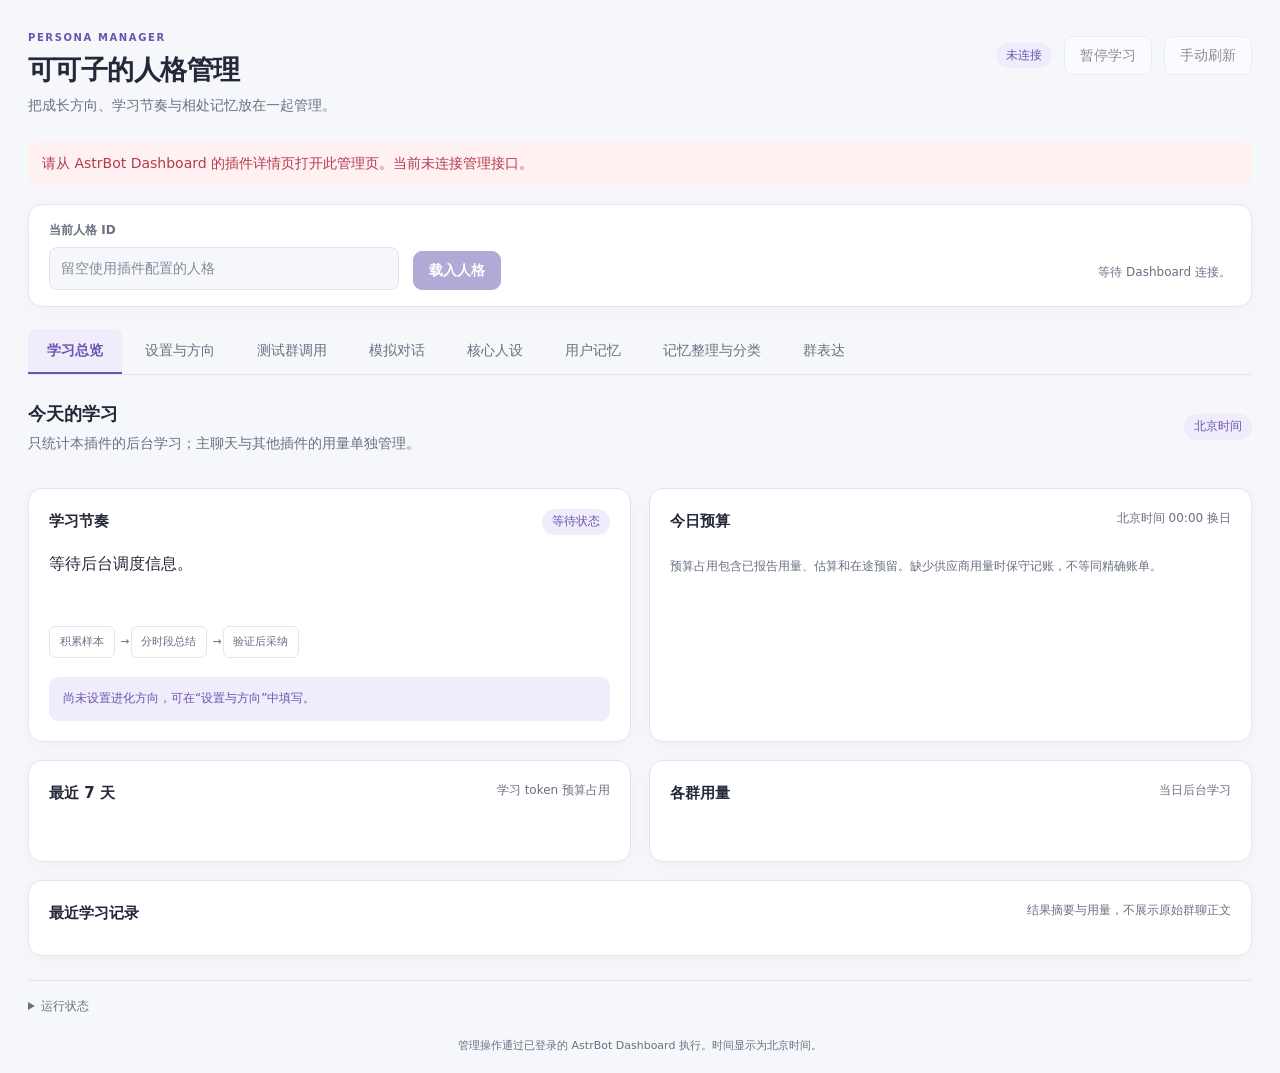
<file: pages/manage/index.html>
<!doctype html>
<html lang="zh-CN">
  <head>
    <meta charset="utf-8" />
    <meta name="viewport" content="width=device-width, initial-scale=1" />
    <meta name="color-scheme" content="light dark" />
    <title>可可子 · 人格管理</title>
    <link rel="stylesheet" href="./style.css?v=2.11.1" />
  </head>
  <body>
    <main class="shell" id="app" aria-busy="true">
      <header class="page-header">
        <div class="heading-copy">
          <p class="eyebrow">PERSONA MANAGER</p>
          <h1>可可子的人格管理</h1>
          <p class="lead">把成长方向、学习节奏与相处记忆放在一起管理。</p>
        </div>
        <div class="header-actions">
          <span class="status-pill" id="learning-status">正在连接</span>
          <button id="learning-toggle" type="button" disabled>暂停学习</button>
          <button id="refresh" type="button" disabled>手动刷新</button>
        </div>
      </header>

      <div id="notice" class="notice" role="status" aria-live="polite" hidden></div>

      <form class="persona-bar card" id="persona-form">
        <div class="field grow">
          <label for="persona-id">当前人格 ID</label>
          <input id="persona-id" autocomplete="off" placeholder="留空使用插件配置的人格" maxlength="200" />
        </div>
        <button type="submit" class="primary" disabled>载入人格</button>
        <p id="persona-caption" class="muted small">等待 Dashboard 连接。</p>
      </form>

      <nav class="tabs" aria-label="管理内容">
        <button type="button" class="tab active" data-panel="overview" aria-current="page">学习总览</button>
        <button type="button" class="tab" data-panel="settings">设置与方向 <span id="settings-tab-dot" hidden>●</span></button>
        <button type="button" class="tab" data-panel="trials">测试群调用</button>
        <button type="button" class="tab" data-panel="simulation">模拟对话</button>
        <button type="button" class="tab" data-panel="core">核心人设</button>
        <button type="button" class="tab" data-panel="memory">用户记忆</button>
        <button type="button" class="tab" data-panel="archive">记忆整理与分类</button>
        <button type="button" class="tab" data-panel="style">群表达</button>
      </nav>

      <section id="panel-overview" aria-labelledby="overview-title">
        <div class="section-heading"><div><h2 id="overview-title">今天的学习</h2><p class="muted">只统计本插件的后台学习；主聊天与其他插件的用量单独管理。</p></div><span id="usage-day" class="count">北京时间</span></div>
        <div id="usage-metrics" class="metrics-grid"></div>
        <div class="overview-grid">
          <article class="card schedule-card">
            <div class="item-header"><h3>学习节奏</h3><span id="schedule-status" class="tag">等待状态</span></div>
            <p id="schedule-reason" class="schedule-reason">等待后台调度信息。</p>
            <div id="schedule-details" class="item-meta"></div>
            <div id="schedule-groups" class="schedule-groups"></div>
            <div class="flow-strip" aria-label="学习流程"><span>积累样本</span><span>分时段总结</span><span>验证后采纳</span></div>
            <p id="direction-preview" class="direction-preview">尚未设置进化方向，可在“设置与方向”中填写。</p>
          </article>
          <article class="card budget-card"><div class="item-header"><h3>今日预算</h3><span class="muted small">北京时间 00:00 换日</span></div><div id="budget-bars"></div><p class="muted small budget-note">预算占用包含已报告用量、估算和在途预留。缺少供应商用量时保守记账，不等同精确账单。</p></article>
        </div>
        <div class="overview-grid">
          <article class="card"><div class="item-header"><h3>最近 7 天</h3><span class="muted small">学习 token 预算占用</span></div><div id="usage-chart" class="usage-chart"></div><p id="usage-chart-note" class="muted small"></p></article>
          <article class="card"><div class="item-header"><h3>各群用量</h3><span class="muted small">当日后台学习</span></div><div id="usage-groups" class="table-wrap"></div></article>
        </div>
        <article class="card recent-card"><div class="item-header"><h3>最近学习记录</h3><span class="muted small">结果摘要与用量，不展示原始群聊正文</span></div><div id="learning-recent" class="learning-recent"></div></article>
      </section>

      <section id="panel-simulation" aria-labelledby="simulation-title" hidden>
        <div class="section-heading"><div><h2 id="simulation-title">模拟对话</h2><p class="muted">在这里和当前人格试聊。每个模型的两种模式各自保留本页对话。</p></div></div>
        <article class="card sim-card">
          <div class="sim-toolbar">
            <div class="field grow"><label for="sim-model">模拟模型</label><select id="sim-model" disabled></select></div>
            <div class="item-actions">
              <button type="button" id="sim-engine" disabled>加载模型</button>
              <button type="button" id="sim-clear" disabled>新对话</button>
            </div>
          </div>
          <label class="sim-tool-toggle" for="sim-tools"><input type="checkbox" id="sim-tools" aria-describedby="sim-tools-note" disabled /> 启用群聊插件与 Skill</label>
          <p id="sim-tools-note" class="field-hint">勾选后以虚拟群成员身份试聊。所选模型会收到 Skill 说明和可用工具，并可调用工具取得实际结果。</p>
          <p id="sim-resident" class="small" role="status"></p>
          <p id="sim-model-note" class="field-hint"></p>
          <div id="sim-messages" class="sim-messages" aria-label="模拟消息"></div>
          <p id="sim-status" class="small muted" role="status" aria-live="polite"></p>
          <p id="sim-timing" class="sim-timing" hidden></p>
          <form id="sim-form" class="sim-composer">
            <div class="field grow"><label for="sim-input">你的消息</label><textarea id="sim-input" rows="2" maxlength="1200" placeholder="发一句平时会在群里说的话…" disabled></textarea></div>
            <div class="item-actions"><button id="sim-stop" type="button" hidden>停止</button><button id="sim-send" type="submit" class="primary" disabled>发送</button></div>
          </form>
        </article>
      </section>

      <section id="panel-trials" aria-label="测试群调用" hidden></section>

      <section id="panel-settings" aria-labelledby="settings-title" hidden>
        <div class="section-heading"><div><h2 id="settings-title">记忆系统设置</h2><p class="muted">从对话积累到记忆留存，按流程调整每一步。</p></div><span id="settings-count" class="count">载入配置中</span></div>
        <div id="config-conflict" class="notice error" role="alert" hidden>后台配置已有变化。草稿已保留，请重载最新配置并核对后再编辑。</div>
        <form id="settings-form" novalidate>
          <article class="card memory-flow-card" aria-labelledby="memory-flow-title">
            <div class="item-header"><div><p class="eyebrow">MEMORY WORKFLOW</p><h3 id="memory-flow-title">一段对话，如何成为记忆</h3></div><span id="settings-preview-state" class="tag">已保存配置</span></div>
            <div id="settings-flow" class="memory-flow"></div>
            <p id="settings-flow-note" class="muted small"></p>
          </article>
          <div class="settings-workspace">
            <nav id="settings-nav" class="settings-nav" aria-label="配置分区"></nav>
            <div id="settings-sections" class="settings-sections"></div>
          </div>
          <article id="settings-group-picker" class="group-picker" aria-labelledby="group-picker-title" hidden>
            <div class="item-header"><div><h3 id="group-picker-title">各群的模型与学习设置</h3><p class="muted small">百炼测试默认关闭，启用后优先于本群勾选的本地模型。修改后请保存设置。</p></div><div class="item-actions"><span id="group-count" class="count">0 个群</span><button type="button" id="open-group-trials">查看测试群调用</button></div></div>
            <div class="group-filters"><div class="field grow"><label for="group-search">搜索群</label><input id="group-search" type="search" placeholder="群名、群号、连接或标签" autocomplete="off" /></div><div class="field"><label for="group-filter">显示范围</label><select id="group-filter"><option value="all">所有已发现的群</option><option value="selected">已开启功能</option><option value="unselected">所有开关均关闭</option></select></div></div>
            <p id="group-learning-note" class="muted small"></p>
            <div id="group-list" class="group-list" aria-live="polite"></div>
          </article>
          <div class="settings-savebar card"><div><strong id="config-dirty">尚未载入配置</strong><p class="muted small">预览随草稿变化；保存后生效，与原生配置同步。</p></div><div class="header-actions"><button id="config-reload" type="button" disabled>重载配置</button><button id="config-save" type="submit" class="primary" disabled>保存设置</button></div></div>
        </form>
      </section>

      <section id="panel-core" aria-labelledby="core-title" hidden>
        <div class="section-heading">
          <div><h2 id="core-title">稳定的人格核心</h2><p class="muted">在这里编辑身份与行为边界，学习得到的群表达单独管理。</p></div>
          <span id="core-version-count" class="count">0 个版本</span>
        </div>
        <div class="core-grid">
          <form id="core-form" class="card editor-card">
            <div class="field grow">
              <label for="core-content">核心人设内容</label>
              <textarea id="core-content" rows="22" maxlength="16000" spellcheck="false" placeholder="载入后显示当前核心人设。" disabled></textarea>
            </div>
            <div class="form-footer"><span id="core-dirty" class="muted small">尚未载入</span><div class="header-actions"><button id="core-seed" type="button" disabled>载入推荐核心</button><button type="submit" class="primary" disabled>保存为新版本</button></div></div>
          </form>
          <aside class="card version-card" aria-labelledby="core-history-title">
            <h3 id="core-history-title">版本记录</h3>
            <p class="muted small">先预览内容，再恢复需要的版本。</p>
            <label class="sr-only" for="core-versions">选择核心人设版本</label>
            <select id="core-versions" disabled><option value="">暂无版本</option></select>
            <pre id="core-version-preview" class="version-preview">尚未载入版本。</pre>
            <button id="core-rollback" type="button" disabled>恢复此版本</button>
          </aside>
        </div>
      </section>

      <section id="panel-memory" aria-labelledby="memory-title" hidden>
        <div class="section-heading"><div><h2 id="memory-title">用户记忆与时间线</h2><p class="muted">按 QQ 号检索，核对来源与时间后纠正记忆。</p></div><span id="memory-count" class="count">0 条记忆</span></div>
        <form id="user-form" class="card filter-bar">
          <div class="field grow"><label for="user-id">用户 QQ 号</label><input id="user-id" type="text" inputmode="numeric" autocomplete="off" maxlength="100" placeholder="输入需要查看的 QQ 号" /></div>
          <button type="submit" class="primary" disabled>检索记忆</button>
          <button id="user-forget" type="button" class="danger subtle" disabled>删除此用户记忆</button>
        </form>
        <div id="profile" class="card profile-card" hidden></div>
        <div class="timeline" id="memories"><p class="empty">输入 QQ 号后查看该用户的记忆。</p></div>
      </section>

      <section id="panel-archive" aria-labelledby="archive-title" hidden>
        <div class="section-heading"><div><h2 id="archive-title">记忆整理与分类器</h2><p class="muted">短期新类型自动通过并留待核对；长期新类型确认后才正式使用。修改类型会同步迁移已有缓存。</p></div><button id="dream-now" type="button">现在入梦</button></div>
        <div id="memory-budget" class="card"></div>
        <article class="card"><h3>分类器与待确认类型</h3><div id="classifiers" class="stack"></div></article>
        <form id="catalog-form" class="card filter-bar">
          <div class="field"><label for="catalog-owner-type">记忆归属</label><select id="catalog-owner-type"><option value="all">全部记忆</option><option value="person">指定用户</option><option value="self">自我认知</option><option value="knowledge">知识库</option></select></div>
          <div id="catalog-user-field" class="field" hidden><label for="catalog-user">用户 QQ 号</label><input id="catalog-user" inputmode="numeric" placeholder="输入用户 QQ 号" /></div>
          <div class="field"><label for="catalog-class">类型</label><select id="catalog-class"><option value="">全部类型</option></select></div>
          <div class="field"><label for="catalog-status">状态</label><select id="catalog-status"><option value="">全部状态</option><option value="active">生效中</option><option value="pending">暂存待确认</option><option value="expired">已到期</option><option value="rejected">已拒绝</option><option value="superseded">自我认知旧版本</option></select></div>
          <button type="submit">筛选记忆</button>
        </form>
        <p id="catalog-count" class="muted"></p><div id="catalog-items" class="stack"></div>
        <div class="header-actions"><button id="catalog-prev" type="button">上一页</button><button id="catalog-next" type="button">下一页</button></div>
        <form id="knowledge-form" class="card">
          <h3>管理员确认知识</h3><p class="muted">你确认的知识直接进入长期知识库，保留管理员来源。群需开启公共记忆后读取。</p>
          <div class="field"><label for="knowledge-key">知识主题</label><input id="knowledge-key" required maxlength="100" /></div>
          <div class="field"><label for="knowledge-content">确认的知识内容</label><textarea id="knowledge-content" required rows="3" maxlength="600"></textarea></div>
          <button type="submit" class="primary">确认并录入</button>
        </form>
      </section>

      <section id="panel-style" aria-labelledby="style-title" hidden>
        <div class="section-heading"><div><h2 id="style-title">按群管理表达习惯</h2><p class="muted">已启用表达同时作为跨群表达候选；目标群需开启跨群表达并匹配标签。停用、遗忘与回滚对跨群使用同步生效。</p></div><span id="style-count" class="count">0 条表达</span></div>
        <form id="scope-form" class="card filter-bar">
          <div class="field grow"><label for="scope-key">群与平台</label><select id="scope-key" disabled><option value="">请选择群</option></select></div>
          <button type="submit" class="primary" disabled>查看群表达</button>
        </form>
        <div class="style-grid">
          <div id="styles" class="stack"><p class="empty">选择一个群后查看表达习惯。</p></div>
          <aside class="card version-card" aria-labelledby="style-history-title">
            <h3 id="style-history-title">群表达版本</h3>
            <label class="sr-only" for="style-versions">选择群表达版本</label>
            <select id="style-versions" disabled><option value="">暂无版本</option></select>
            <pre id="style-version-preview" class="version-preview">尚未载入版本。</pre>
            <button id="style-rollback" type="button" disabled>恢复此版本</button>
          </aside>
        </div>
      </section>

      <details class="diagnostics"><summary>运行状态</summary><pre id="status-detail">等待连接。</pre></details>
      <footer class="page-footer">管理操作通过已登录的 AstrBot Dashboard 执行。时间显示为北京时间。</footer>
    </main>

    <dialog id="action-dialog" aria-labelledby="dialog-title">
      <form id="dialog-form">
        <h2 id="dialog-title">确认操作</h2>
        <p id="dialog-description" class="muted"></p>
        <div id="dialog-content-field" class="field" hidden><label for="dialog-content">修正后的记忆（最多 600 字）</label><textarea id="dialog-content" rows="6" maxlength="600"></textarea></div>
        <div id="dialog-state-field" class="field" hidden><label for="dialog-state">记忆状态</label><select id="dialog-state"><option value="active">当前有效（偏好或习惯）</option><option value="asserted">已陈述（尚未明确进度）</option><option value="planned">计划中（尚未完成）</option><option value="in_progress">进行中</option><option value="completed">已完成</option><option value="cancelled">已取消</option></select></div>
        <div id="dialog-time-field" class="field" hidden><label for="dialog-time">时间说明（未改或留空保留原时间）</label><input id="dialog-time" maxlength="100" placeholder="更改时建议填写明确日期，如 2026-10-28" /></div>
        <div id="dialog-confirm-field" class="field" hidden><label for="dialog-confirm">输入该用户 QQ 号以确认</label><input id="dialog-confirm" autocomplete="off" /></div>
        <p id="dialog-error" class="field-error" role="alert" hidden></p>
        <div class="dialog-actions"><button id="dialog-cancel" type="button">取消</button><button id="dialog-submit" type="submit" class="primary">确认</button></div>
      </form>
    </dialog>
    <dialog id="expression-dialog" aria-labelledby="expression-title">
      <form id="expression-form">
        <h2 id="expression-title">编辑表达经验</h2>
        <p class="muted">保存后进入待审核；审核启用后，才会按情境用于聊天。</p>
        <div class="field"><label for="expression-kind">经验类型</label><select id="expression-kind"><option value="phrase">短表达</option><option value="grammar">句法习惯</option><option value="response">接话与收尾</option></select></div>
        <div class="field"><label for="expression-situation">什么时候适用</label><textarea id="expression-situation" rows="2" required maxlength="200"></textarea></div>
        <div class="field"><label for="expression-pattern">说法或回应方式</label><textarea id="expression-pattern" rows="3" required maxlength="300"></textarea></div>
        <div class="field"><label for="expression-avoid">什么时候不用</label><textarea id="expression-avoid" rows="2" maxlength="200"></textarea></div>
        <div class="field"><label for="expression-intent">对话情境</label><select id="expression-intent"><option value="casual">普通闲聊</option><option value="acknowledge">简短应声</option><option value="question">提问</option><option value="tease">明确玩笑</option><option value="closing">道别收尾</option><option value="serious">认真话题（保留，自动注入暂停）</option><option value="any">由关键词限定</option></select></div>
        <div class="field"><label for="expression-keywords">情境关键词（逗号分隔，可留空）</label><input id="expression-keywords" maxlength="200" /></div>
        <p id="expression-error" class="field-error" role="alert" hidden></p>
        <div class="dialog-actions"><button id="expression-cancel" type="button">取消</button><button type="submit" class="primary">保存为待审核</button></div>
      </form>
    </dialog>
    <dialog id="classifier-dialog" aria-labelledby="classifier-title"><form id="classifier-form">
      <h2 id="classifier-title">编辑分类规则</h2>
      <p class="muted">此修改会应用到该类型现有的生效和暂存记忆，包括生命周期与有效期。</p>
      <div class="field"><label for="classifier-name">类型名</label><input id="classifier-name" required maxlength="80" /></div>
      <div class="field"><label for="classifier-category">记忆属性</label><select id="classifier-category"></select></div>
      <div class="field"><label for="classifier-description">分类指导</label><textarea id="classifier-description" rows="4" required maxlength="1000"></textarea></div>
      <div class="field"><label for="classifier-tags">关键词（逗号分隔）</label><input id="classifier-tags" maxlength="500" /></div>
      <div class="field"><label for="classifier-ttl">时效记忆默认有效期（秒）</label><input id="classifier-ttl" type="number" min="1" max="2592000" step="1" required /></div>
      <label><input id="classifier-confirm" type="checkbox" /> 我已确认这个分类</label>
      <p id="classifier-error" class="field-error" role="alert"></p>
      <div class="dialog-actions"><button id="classifier-cancel" type="button">取消</button><button type="submit" class="primary">保存并迁移</button></div>
    </form></dialog>
    <dialog id="memory-detail-dialog" aria-labelledby="memory-detail-title"><form id="memory-detail-form">
      <h2 id="memory-detail-title">编辑记忆细节</h2><p class="muted">来源原话保留以供核对；修改摘要不改变原话。时效从原消息时间计算。</p>
      <div id="memory-detail-fields"></div><p id="memory-detail-error" class="field-error" role="alert"></p>
      <div class="dialog-actions"><button id="memory-detail-cancel" type="button">取消</button><button type="submit" class="primary">保存修改</button></div>
    </form></dialog>
    <script type="module" src="./trials.js?v=2.11.1"></script>
    <script type="module" src="./app.js?v=2.11.1"></script>
  </body>
</html>
</file>
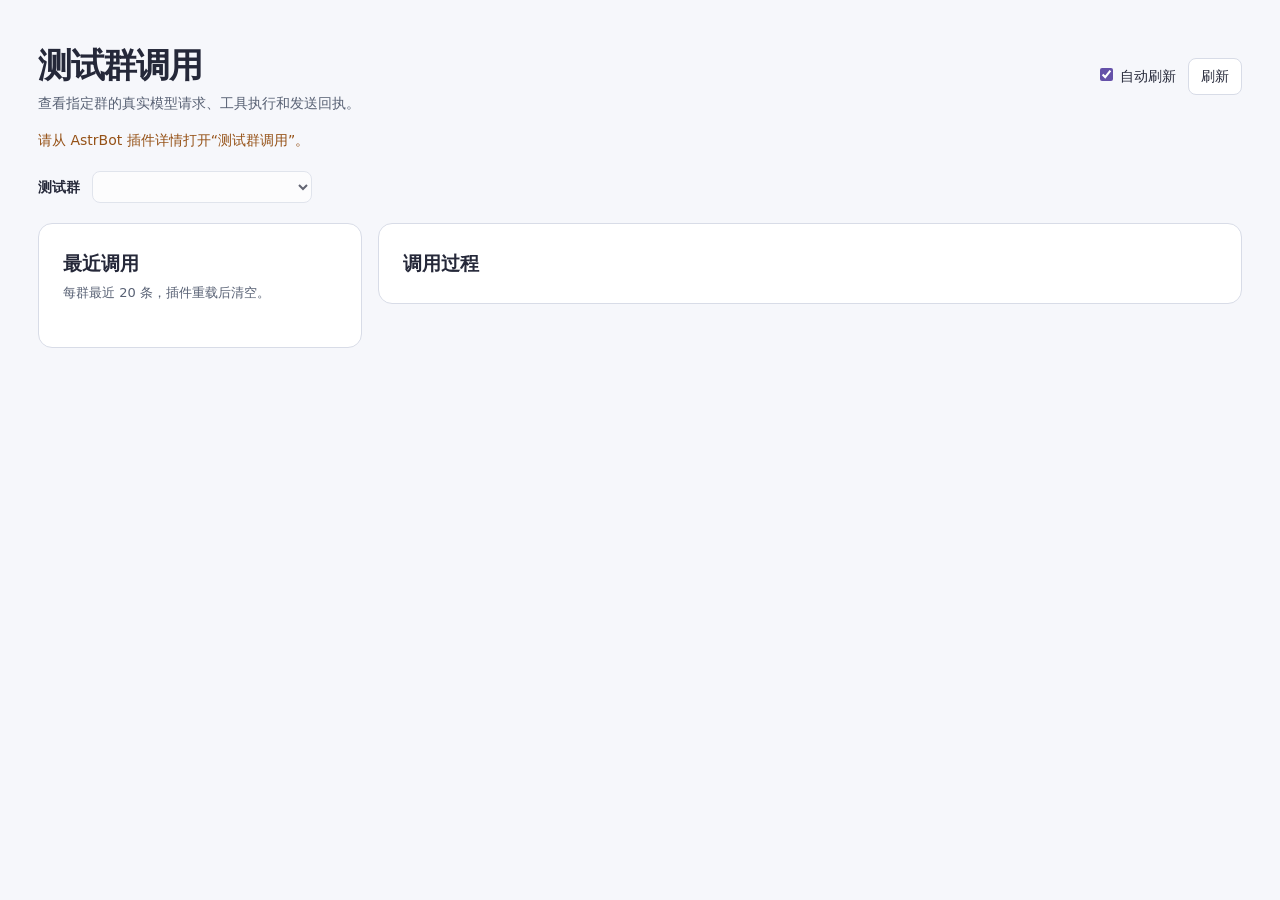
<file: pages/测试群调用/index.html>
<!doctype html>
<html lang="zh-CN">
  <head>
    <meta charset="utf-8" />
    <meta name="viewport" content="width=device-width, initial-scale=1" />
    <meta name="color-scheme" content="light dark" />
    <title>测试群调用</title>
    <link rel="stylesheet" href="./style.css" />
  </head>
  <body>
    <main>
      <header>
        <div><h1>测试群调用</h1><p>查看指定群的真实模型请求、工具执行和发送回执。</p></div>
        <div class="actions">
          <label class="auto"><input id="auto" type="checkbox" checked /> 自动刷新</label>
          <button id="refresh" type="button" disabled>刷新</button>
        </div>
      </header>
      <p id="notice" role="status" aria-live="polite">正在连接 Dashboard…</p>
      <section class="picker" aria-label="测试群选择">
        <label for="group">测试群</label><select id="group" disabled></select>
        <span id="model"></span>
      </section>
      <div class="columns">
        <section class="card history" aria-labelledby="history-title">
          <h2 id="history-title">最近调用</h2>
          <p class="hint">每群最近 20 条，插件重载后清空。</p>
          <div id="turns"></div>
        </section>
        <section class="card" aria-labelledby="detail-title">
          <h2 id="detail-title">调用过程</h2>
          <div id="detail"></div>
        </section>
      </div>
    </main>
    <script type="module" src="./app.js"></script>
  </body>
</html>
</file>
<file: pages/manage/style.css>
:root {
  color-scheme: light;
  --bg: #f6f7fb;
  --card: #ffffff;
  --text: #252839;
  --muted: #687082;
  --line: #e2e5ee;
  --accent: #6856ae;
  --accent-soft: #f0ecfb;
  --success: #247352;
  --success-bg: #e9f5ee;
  --warning: #815614;
  --warning-bg: #fff3da;
  --danger: #b43b4f;
  --danger-bg: #fff0f1;
  --shadow: 0 3px 16px rgb(35 42 66 / 3%);
}
[data-theme="dark"] {
  color-scheme: dark;
  --bg: #17191f;
  --card: #20232b;
  --text: #e7e9f0;
  --muted: #a0a8b9;
  --line: #343947;
  --accent: #b3a0fa;
  --accent-soft: #322b47;
  --success: #8ed5b1;
  --success-bg: #233a2e;
  --warning: #f0c377;
  --warning-bg: #3d3320;
  --danger: #f79aaa;
  --danger-bg: #412a31;
  --shadow: none;
}
* { box-sizing: border-box; }
.sim-card { max-width: 840px; margin: 0 auto; }
.sim-toolbar, .sim-composer { display: flex; gap: 14px; align-items: flex-end; }
.sim-toolbar { flex-wrap: wrap; }
.sim-toolbar .field { flex-basis: 230px; }
.sim-tool-toggle { display: inline-flex; align-items: center; gap: 8px; margin-top: 14px; cursor: pointer; }
.sim-tool-toggle input { width: 18px; height: 18px; min-height: 0; margin: 0; accent-color: var(--accent); }
#sim-tools-note { margin: 4px 0; }
#sim-resident { margin: 12px 0 0; }
#sim-model-note { margin: 3px 0 14px; }
.sim-messages { display: flex; flex-direction: column; gap: 12px; min-height: 160px; max-height: 48vh; overflow: auto; border-block: 1px solid var(--line); padding: 14px 0; }
.sim-message { max-width: 86%; white-space: pre-wrap; overflow-wrap: anywhere; border-radius: 12px; padding: 8px 12px; background: var(--bg); align-self: flex-start; }
.sim-message.user { align-self: flex-end; background: var(--accent-soft); }
.sim-message strong { display: block; color: var(--muted); font-size: 11px; }
.sim-message p { margin: 2px 0 0; }
.sim-timing { color: var(--muted); font-size: 12px; font-variant-numeric: tabular-nums; }
.sim-message .sim-timing { display: block; margin-top: 5px; }
#sim-timing { margin: -4px 0 8px; }
#sim-status { min-height: 1.6em; margin: 8px 0; overflow-wrap: anywhere; }
@media (max-width: 600px) { .sim-composer { flex-direction: column; align-items: stretch; } .sim-composer .item-actions { justify-content: flex-end; } }
body { margin: 0; background: var(--bg); color: var(--text); font: 14px/1.65 system-ui, -apple-system, "Segoe UI", "Microsoft YaHei", sans-serif; }
button, input, textarea, select { font: inherit; }
button, input, textarea, select, summary { outline-offset: 3px; }
:focus-visible { outline: 2px solid var(--accent); }
button { min-height: 39px; border: 1px solid var(--line); border-radius: 9px; padding: 7px 15px; color: var(--text); background: var(--card); cursor: pointer; transition: background .15s, border-color .15s; }
button:hover:not(:disabled) { border-color: var(--accent); background: var(--accent-soft); }
button:disabled { cursor: not-allowed; opacity: .5; }
button.primary { border-color: var(--accent); background: var(--accent); color: var(--card); font-weight: 600; }
button.primary:hover:not(:disabled) { filter: brightness(1.07); background: var(--accent); }
button.danger { color: var(--danger); }
button.danger:hover:not(:disabled) { border-color: var(--danger); background: var(--danger-bg); }
button.danger.primary { color: #fff; background: #a9364c; border-color: #a9364c; }
.shell { max-width: 1360px; margin: 0 auto; padding: 30px 28px 18px; }
.page-header, .header-actions, .form-footer, .section-heading, .dialog-actions, .item-header { display: flex; align-items: center; gap: 12px; }
.page-header { justify-content: space-between; align-items: flex-start; margin-bottom: 24px; gap: 24px; }
.eyebrow { margin: 0 0 4px; color: var(--accent); font-size: 10px; font-weight: 700; letter-spacing: .16em; }
h1, h2, h3, p { margin-top: 0; }
h1 { font-size: 27px; line-height: 1.4; letter-spacing: -.02em; margin-bottom: 6px; font-weight: 650; }
h2 { font-size: 18px; margin-bottom: 3px; font-weight: 650; }
h3 { font-size: 15px; margin-bottom: 8px; }
.lead { margin: 0; color: var(--muted); }
.header-actions { flex-wrap: wrap; justify-content: flex-end; padding-top: 6px; }
.status-pill, .count, .tag { display: inline-block; padding: 3px 10px; border-radius: 99px; font-size: 12px; background: var(--accent-soft); color: var(--accent); white-space: nowrap; }
.status-pill.running { color: var(--success); background: var(--success-bg); }
.status-pill.paused { color: var(--warning); background: var(--warning-bg); }
.card { border: 1px solid var(--line); border-radius: 14px; padding: 20px; background: var(--card); box-shadow: var(--shadow); }
.persona-bar, .filter-bar { display: flex; align-items: flex-end; gap: 14px; }
.persona-bar { padding: 16px 20px; }
.persona-bar .grow { max-width: 350px; }
.persona-bar p { margin-bottom: 8px; margin-left: auto; }
.field { display: flex; flex-direction: column; gap: 6px; min-width: 0; }
.grow { flex: 1; }
label { font-size: 12px; color: var(--muted); font-weight: 600; }
input, textarea, select { width: 100%; min-height: 40px; border: 1px solid var(--line); border-radius: 8px; padding: 9px 11px; background: var(--bg); color: var(--text); }
textarea { resize: vertical; line-height: 1.85; }
input::placeholder, textarea::placeholder { color: var(--muted); opacity: .8; }
.tabs { display: flex; gap: 4px; border-bottom: 1px solid var(--line); margin: 22px 0 24px; }
.tab { border: 0; background: none; border-radius: 8px 8px 0 0; padding: 10px 19px; color: var(--muted); border-bottom: 2px solid transparent; }
.tab.active { color: var(--accent); border-bottom-color: var(--accent); font-weight: 600; background: var(--accent-soft); }
.tabs { overflow-x: auto; scrollbar-width: thin; }
.tab { white-space: nowrap; flex-shrink: 0; }
#settings-tab-dot { font-size: 8px; vertical-align: middle; margin-left: 3px; color: var(--warning); }
.metrics-grid { display: grid; grid-template-columns: repeat(4, minmax(0, 1fr)); gap: 14px; margin-bottom: 18px; }
.metric { display: flex; flex-direction: column; gap: 9px; }
.metric-label { font-size: 12px; color: var(--muted); }
.metric-number { font-size: clamp(24px, 3vw, 34px); line-height: 1.3; font-variant-numeric: tabular-nums; font-weight: 650; letter-spacing: -.04em; }
.accent-metric { border-color: color-mix(in srgb, var(--accent), transparent 55%); background: var(--accent-soft); }
.overview-grid { display: grid; grid-template-columns: minmax(0, 1fr) minmax(0, 1fr); gap: 18px; margin-bottom: 18px; align-items: stretch; }
.overview-grid h3, .recent-card h3 { margin: 0; }
.schedule-reason { margin: 16px 0; font-size: 16px; line-height: 1.6; }
.schedule-groups { max-height: 165px; overflow: auto; padding: 2px 0; }
.schedule-group { display: flex; flex-wrap: wrap; gap: 2px 10px; justify-content: space-between; padding: 8px 0; border-top: 1px solid var(--line); font-size: 12px; }
.schedule-group small:last-child { flex-basis: 100%; font-size: 11px; }
.flow-strip { display: flex; gap: 7px; align-items: center; margin: 19px 0; color: var(--muted); font-size: 11px; }
.flow-strip span { padding: 6px 10px; border: 1px solid var(--line); border-radius: 6px; }
.flow-strip span + span::before { content: "→"; margin-left: -22px; margin-right: 12px; }
.flow-strip span + span { margin-left: 9px; }
.direction-preview { margin: 0; padding: 12px 14px; font-size: 12px; color: var(--accent); background: var(--accent-soft); border-radius: 9px; white-space: pre-wrap; overflow-wrap: anywhere; }
.budget-line { margin-top: 22px; }
.budget-line .item-header { font-size: 12px; font-variant-numeric: tabular-nums; }
.budget-track, .chart-track { height: 8px; border-radius: 5px; background: var(--bg); overflow: hidden; }
.budget-fill, .chart-fill { height: 100%; min-width: 0; border-radius: inherit; background: var(--accent); }
.budget-note { margin: 22px 0 0; line-height: 1.7; }
.usage-chart { display: flex; flex-direction: column; gap: 11px; margin-top: 18px; }
.chart-row { display: grid; grid-template-columns: 48px minmax(20px, 1fr) 65px; gap: 12px; align-items: center; font-variant-numeric: tabular-nums; font-size: 12px; }
.chart-date { color: var(--muted); }
.chart-value { text-align: right; }
#usage-chart-note { margin: 18px 0 0; }
.table-wrap { overflow-x: auto; }
.usage-table { border-collapse: collapse; width: 100%; margin-top: 10px; text-align: left; font-variant-numeric: tabular-nums; font-size: 12px; }
.usage-table th { color: var(--muted); font-weight: 500; }
.usage-table th, .usage-table td { padding: 11px 8px; border-bottom: 1px solid var(--line); white-space: nowrap; }
.usage-table th:first-child, .usage-table td:first-child { padding-left: 0; }
.usage-table th:not(:first-child), .usage-table td:not(:first-child) { text-align: right; }
.usage-table small { display: block; font-size: 10px; }
.learning-row { border-top: 1px solid var(--line); padding: 15px 0; }
.learning-row:last-child { padding-bottom: 0; }
.learning-row p { margin-bottom: 0; overflow-wrap: anywhere; }
.learning-row .item-header { font-size: 13px; }
.memory-flow-card { margin-bottom: 22px; background: linear-gradient(115deg, var(--accent-soft), var(--card) 70%); }
.memory-flow-card h3 { margin: 0; font-size: 18px; }
.memory-flow { display: grid; grid-template-columns: repeat(4, minmax(0, 1fr)); margin: 20px 0 12px; gap: 24px; }
.memory-flow-step { position: relative; display: flex; flex-direction: column; align-items: flex-start; gap: 8px; text-align: left; padding: 16px; border-radius: 12px; min-width: 0; }
.memory-flow-step + .memory-flow-step::before { content: "→"; position: absolute; left: -20px; color: var(--muted); }
.flow-label { color: var(--accent); font-size: 11px; font-weight: 600; letter-spacing: .04em; }
.memory-flow-step strong { font-size: 16px; font-weight: 650; }
#settings-flow-note { margin: 10px 0 0; }
.settings-workspace { display: grid; grid-template-columns: 218px minmax(0, 1fr); align-items: start; gap: 22px; }
.settings-sections { min-width: 0; }
.settings-nav { display: flex; flex-direction: column; gap: 7px; position: sticky; top: 16px; }
.settings-nav-button { position: relative; display: flex; gap: 12px; align-items: flex-start; text-align: left; padding: 14px 12px; border-color: transparent; background: transparent; }
.settings-nav-button.active { background: var(--accent-soft); border-color: color-mix(in srgb, var(--accent), transparent 65%); color: var(--accent); }
.settings-nav-number { font-size: 11px; margin-top: 3px; opacity: .65; font-variant-numeric: tabular-nums; }
.settings-nav-copy { display: flex; flex-direction: column; gap: 4px; }
.settings-nav-copy strong { font-size: 14px; font-weight: 600; }
.settings-nav-copy small { font-size: 11px; color: var(--muted); }
.settings-nav-badge { position: absolute; right: 9px; top: 5px; color: var(--warning); font-size: 10px; }
.settings-section { padding: 24px; }
.settings-section-head { position: relative; padding: 0 0 20px 44px; border-bottom: 1px solid var(--line); margin-bottom: 24px; }
.section-number { position: absolute; left: 0; top: 1px; display: grid; place-items: center; width: 30px; height: 30px; background: var(--accent-soft); color: var(--accent); border-radius: 9px; font-size: 12px; }
.settings-section-head h3 { font-size: 18px; margin: 0 0 6px; }
.settings-section-head p { margin: 0; }
.settings-fields { display: grid; grid-template-columns: repeat(2, minmax(0, 1fr)); gap: 22px 30px; }
.wide-field { grid-column: 1 / -1; }
.field-hint { margin: 0; font-size: 11px; line-height: 1.6; color: var(--muted); }
.config-field label { color: var(--text); }
.config-field input.changed, .config-field textarea.changed, .config-field select.changed { border-color: var(--accent); }
.check-field { display: grid; grid-template-columns: minmax(0, 1fr) 38px; align-content: start; align-items: start; gap: 5px 12px; padding: 14px; background: var(--bg); border: 1px solid var(--line); border-radius: 10px; }
.check-field label { grid-column: 1; padding-top: 2px; }
.check-field input { appearance: none; grid-column: 2; grid-row: 1; width: 38px; height: 22px; min-height: 22px; margin: 2px 0 0; padding: 2px; border-radius: 20px; background: var(--muted); border: 1px solid transparent; cursor: pointer; transition: background .15s; }
.check-field input::before { content: ""; display: block; width: 16px; height: 16px; border-radius: 50%; background: var(--card); transition: transform .15s; }
.check-field input:checked { background: var(--accent); }
.check-field input:checked::before { transform: translateX(16px); }
.check-field .field-hint { grid-column: 1 / -1; }
.config-field > button { justify-self: start; align-self: flex-start; font-size: 12px; }
.number-with-unit { display: flex; gap: 12px; align-items: center; }
.number-with-unit input { min-width: 0; flex: 1; font-size: 19px; font-weight: 600; font-variant-numeric: tabular-nums; }
.number-with-unit span { font-size: 11px; color: var(--muted); flex-shrink: 0; }
.config-field .config-range { padding: 0; min-height: 24px; border: 0; background: transparent; box-shadow: none; accent-color: var(--accent); cursor: pointer; }
.settings-extra { border-top: 1px solid var(--line); margin-top: 24px; padding-top: 16px; }
.settings-extra summary { font-size: 13px; color: var(--accent); padding: 6px 0; font-weight: 600; }
.settings-extra > p { margin: 10px 0 20px; }
.settings-subtitle { font-size: 14px; margin: 24px 0 18px; }
.memory-lane + .memory-lane { margin-top: 24px; }
.memory-lane-heading { display: flex; align-items: center; gap: 12px; margin-bottom: 12px; }
.memory-lane-heading h4 { margin: 0; font-size: 14px; }
.memory-type-grid { display: grid; grid-template-columns: repeat(3, minmax(0, 1fr)); gap: 10px; }
#settings-long-types { grid-template-columns: repeat(2, minmax(0, 1fr)); }
.memory-type-card { border: 1px solid var(--line); border-top: 3px solid var(--accent); border-radius: 10px; padding: 14px; background: var(--bg); }
.memory-type-card.short-type { border-top-color: var(--warning); }
.memory-type-card h4 { margin: 0 0 10px; font-size: 13px; }
.memory-type-card strong { display: block; font-size: 12px; font-weight: 600; color: var(--accent); margin-bottom: 8px; }
.memory-type-card.short-type strong { color: var(--warning); }
.memory-type-card p { margin: 0; font-size: 11px; color: var(--muted); }
.settings-callout { display: flex; align-items: center; gap: 18px; justify-content: space-between; margin: 18px 0; padding: 14px; background: var(--accent-soft); border-radius: 10px; }
.settings-callout p { margin: 0; font-size: 12px; color: var(--accent); }
.settings-callout button { flex-shrink: 0; font-size: 12px; }
.settings-budget-preview { display: grid; grid-template-columns: repeat(2, minmax(0, 1fr)); gap: 16px; margin-bottom: 12px; }
.budget-preview-card { border: 1px solid var(--line); border-radius: 12px; padding: 18px; background: var(--bg); }
.budget-preview-card > .metric-label { display: block; margin-bottom: 10px; }
.budget-number { font-size: 26px; font-weight: 650; font-variant-numeric: tabular-nums; letter-spacing: -.04em; }
.budget-preview-card .budget-track { margin: 16px 0 10px; background: var(--line); }
.budget-preview-card p { color: var(--accent); margin: 0; }
.budget-limited { border-color: var(--warning); }
.budget-limited p { color: var(--warning); }
.budget-limited .budget-fill { background: var(--warning); }
.sharing-route { font-size: 12px; padding: 14px; border-radius: 10px; color: var(--accent); background: var(--accent-soft); }
.settings-section .group-picker { margin: 24px 0 0; border-top: 1px solid var(--line); padding-top: 24px; }
.settings-savebar { position: sticky; bottom: 10px; z-index: 2; display: flex; align-items: center; justify-content: space-between; gap: 14px; margin-top: 22px; box-shadow: 0 8px 30px #1112; border-color: var(--accent); }
.settings-savebar p { margin: 3px 0 0; }
.settings-savebar .header-actions { padding-top: 0; }
.group-picker { margin-bottom: 20px; }
.group-filters { display: flex; align-items: end; gap: 16px; margin: 18px 0 10px; flex-wrap: wrap; }
.group-filters .grow { flex: 1 1 250px; }
.group-list { display: grid; grid-template-columns: repeat(auto-fit, minmax(min(100%, 340px), 1fr)); gap: 14px; max-height: 620px; overflow: auto; padding: 2px; }
.group-item { border: 1px solid var(--line); border-radius: 12px; padding: 16px; overflow-wrap: anywhere; }
.group-title { display: flex; justify-content: space-between; align-items: start; gap: 12px; }
.group-title h4 { font-size: 15px; margin: 0; }
.group-item p { margin: 8px 0; }
.group-toggles { display: flex; flex-wrap: wrap; gap: 12px; margin-top: 14px; }
.group-toggle { display: inline-flex; align-items: center; gap: 8px; padding: 8px 12px; border-radius: 8px; background: var(--bg); cursor: pointer; }
.group-toggle input { width: 18px; height: 18px; min-height: 0; margin: 0; accent-color: var(--accent); }
.group-advanced summary { color: var(--muted); padding: 8px 0; }
.group-advanced .field { padding-top: 10px; }
.group-tags, .group-trial { margin-top: 14px; }
.section-heading { justify-content: space-between; margin-bottom: 15px; }
.section-heading p { margin-bottom: 0; }
.muted { color: var(--muted); }
.small { font-size: 12px; }
.core-grid, .style-grid { display: grid; grid-template-columns: minmax(0, 1.75fr) minmax(260px, 1fr); gap: 18px; align-items: start; }
.editor-card { display: flex; flex-direction: column; gap: 14px; }
.form-footer { justify-content: space-between; }
.version-card { display: flex; flex-direction: column; gap: 12px; }
.version-card h3, .version-card p { margin-bottom: 0; }
.version-preview { min-height: 260px; max-height: 495px; overflow: auto; margin: 0; padding: 12px; border-radius: 9px; background: var(--bg); font: inherit; font-size: 12px; white-space: pre-wrap; overflow-wrap: anywhere; }
.version-card > button { align-self: flex-end; }
.filter-bar { margin-bottom: 18px; }
.filter-bar .grow { max-width: 460px; }
.profile-card { margin-bottom: 22px; }
.profile-grid { display: grid; grid-template-columns: repeat(auto-fit, minmax(160px, 1fr)); gap: 12px; }
.profile-value { margin: 3px 0 0; white-space: pre-wrap; overflow-wrap: anywhere; }
.timeline { padding-left: 20px; border-left: 2px solid var(--line); margin-left: 9px; }
.memory-card { position: relative; margin-bottom: 15px; }
.memory-card::before { position: absolute; content: ""; width: 10px; height: 10px; background: var(--accent); border: 3px solid var(--bg); border-radius: 50%; left: -29px; top: 25px; }
.item-header { justify-content: space-between; align-items: flex-start; margin-bottom: 9px; flex-wrap: wrap; }
.item-content { white-space: pre-wrap; overflow-wrap: anywhere; margin: 0 0 12px; }
.item-meta { display: flex; flex-wrap: wrap; gap: 5px 15px; color: var(--muted); font-size: 12px; margin-bottom: 10px; }
.item-actions { display: flex; gap: 8px; margin-top: 12px; justify-content: flex-end; }
.item-actions button { min-height: 32px; padding: 4px 12px; font-size: 12px; }
.stack { display: flex; flex-direction: column; gap: 14px; }
.empty { padding: 36px 18px; text-align: center; color: var(--muted); border: 1px dashed var(--line); border-radius: 12px; margin: 0; background: var(--card); }
.notice { margin: 0 0 18px; padding: 11px 14px; color: var(--success); background: var(--success-bg); border-radius: 9px; overflow-wrap: anywhere; }
.notice.error { color: var(--danger); background: var(--danger-bg); }
.notice.info { color: var(--accent); background: var(--accent-soft); }
.diagnostics { margin-top: 24px; padding-top: 16px; border-top: 1px solid var(--line); color: var(--muted); }
summary { cursor: pointer; font-size: 12px; }
details pre { white-space: pre-wrap; overflow-wrap: anywhere; max-height: 320px; overflow: auto; font-size: 12px; }
.page-footer { margin-top: 20px; color: var(--muted); font-size: 11px; text-align: center; }
dialog { width: min(540px, calc(100% - 32px)); max-height: calc(100% - 32px); overflow: auto; padding: 25px; border: 1px solid var(--line); border-radius: 14px; color: var(--text); background: var(--card); box-shadow: 0 20px 80px #0003; }
dialog::backdrop { background: #10142188; }
dialog .field { margin-top: 15px; }
.dialog-actions { justify-content: flex-end; margin-top: 22px; }
.field-error { color: var(--danger); font-size: 12px; margin: 12px 0 0; }
.sr-only { position: absolute; width: 1px; height: 1px; padding: 0; margin: -1px; overflow: hidden; clip: rect(0, 0, 0, 0); white-space: nowrap; border: 0; }
[hidden] { display: none !important; }
.classifier-grid { display: grid; grid-template-columns: repeat(2,minmax(0,1fr)); gap: 14px; }
.classifier-caption { grid-column: 1 / -1; }
.classifier-row { padding: 16px; border: 1px solid var(--line); border-radius: 10px; }
.classifier-pending { background: var(--accent-soft); border-color: var(--accent); }
.classifier-row strong { margin-right: 12px; }
.classifier-row .tag { white-space: normal; }
#panel-archive > .card, #catalog-items { margin-bottom: 18px; }
#memory-detail-dialog { width: min(720px, calc(100vw - 28px)); max-height: 88vh; overflow: auto; }
#memory-detail-fields { display: grid; grid-template-columns: repeat(2,minmax(0,1fr)); gap: 0 18px; }
#memory-detail-fields .field:has(textarea) { grid-column: 1 / -1; }
@media (max-width: 900px) {
  .shell { padding: 22px 18px 16px; }
  .page-header { flex-direction: column; gap: 12px; }
  .header-actions { justify-content: flex-start; }
  .persona-bar { flex-wrap: wrap; }
  .persona-bar p { flex-basis: 100%; margin: 0; }
  .persona-bar .grow { max-width: none; }
  .core-grid, .style-grid { grid-template-columns: 1fr; }
  .version-preview { min-height: 160px; max-height: 350px; }
  .metrics-grid { grid-template-columns: repeat(2, minmax(0, 1fr)); }
  .overview-grid { grid-template-columns: 1fr; }
  .settings-workspace { grid-template-columns: minmax(0, 1fr); gap: 16px; }
  .settings-nav { position: static; flex-direction: row; overflow-x: auto; padding-bottom: 5px; scrollbar-width: thin; }
  .settings-nav-button { flex: 0 0 auto; padding: 12px 14px; }
  .settings-nav-copy small, .settings-nav-number { display: none; }
  .settings-nav-badge { position: static; align-self: center; }
  .memory-flow { grid-template-columns: repeat(2, minmax(0, 1fr)); gap: 12px; }
  .memory-flow-step + .memory-flow-step::before { display: none; }
}
@media (max-width: 540px) {
  .classifier-grid { grid-template-columns: 1fr; }
  #memory-detail-fields { grid-template-columns: 1fr; }
  .shell { padding: 18px 12px 14px; }
  h1 { font-size: 23px; }
  .card { padding: 16px; }
  .filter-bar { flex-wrap: wrap; }
  .filter-bar .field { flex-basis: 100%; max-width: none; }
  .section-heading { align-items: flex-start; }
  .section-heading p { font-size: 12px; }
  .tabs .tab { flex: 1; padding: 10px 8px; }
  .form-footer { flex-wrap: wrap; }
  .form-footer button { margin-left: auto; }
  .settings-fields { grid-template-columns: 1fr; gap: 20px; }
  .settings-savebar { flex-wrap: wrap; bottom: 6px; }
  .settings-savebar .header-actions { width: 100%; justify-content: flex-end; }
  .metric { padding: 14px; }
  .metrics-grid { gap: 10px; }
  .memory-flow-card h3 { font-size: 16px; }
  .memory-flow-step { padding: 12px; gap: 6px; }
  .memory-flow-step strong { font-size: 14px; }
  .memory-flow-step .small { font-size: 10px; }
  .memory-type-grid, #settings-long-types, .settings-budget-preview { grid-template-columns: 1fr; }
  .settings-section-head { margin-bottom: 18px; padding-bottom: 16px; }
  .settings-callout { align-items: flex-start; flex-direction: column; gap: 12px; }
  .budget-number { font-size: 24px; }
}
@media (prefers-reduced-motion: reduce) {
  *, *::before { transition: none !important; }
}
</file>
<file: pages/测试群调用/style.css>
:root {
  color-scheme: light;
  --bg: #f6f7fb; --surface: #fff; --text: #252839; --muted: #586174;
  --line: #d8dce7; --accent: #6551a9; --tint: #f1edfb; --code: #f6f7fa;
  --good: #206b4f; --warn: #955116;
}
[data-theme="dark"] {
  color-scheme: dark;
  --bg: #17191f; --surface: #20232b; --text: #e7e9f0; --muted: #aeb7c9;
  --line: #3b4353; --accent: #c4b3ff; --tint: #342c49; --code: #191c24;
  --good: #8ed5b1; --warn: #efb678;
}
* { box-sizing: border-box; }
[hidden] { display: none !important; }
body { margin: 0; background: var(--bg); color: var(--text); font: 14px/1.6 system-ui, "Microsoft YaHei", sans-serif; }
main { max-width: 1320px; margin: auto; padding: clamp(14px, 3vw, 38px); }
header, .picker, .actions, .heading { display: flex; align-items: center; gap: 12px; flex-wrap: wrap; }
header, .heading { justify-content: space-between; }
h1, h2, p { margin: 0; }
h1 { font-size: clamp(25px, 4vw, 34px); letter-spacing: -.04em; }
h2 { font-size: 19px; }
header p, .hint, #model, .meta, time { color: var(--muted); }
button, select { font: inherit; color: inherit; background: var(--surface); border: 1px solid var(--line); border-radius: 8px; padding: 6px 12px; }
button, summary, .auto { cursor: pointer; }
button:disabled, select:disabled { cursor: default; }
:focus-visible { outline: 2px solid var(--accent); outline-offset: 3px; }
input { accent-color: var(--accent); }
.picker { margin: 20px 0; }
.picker label { font-weight: 650; }
select { min-width: min(220px, 100%); max-width: 100%; }
#notice:not(:empty) { margin-top: 14px; }
#notice.error, .warn { color: var(--warn); }
.columns { display: grid; grid-template-columns: minmax(230px, .75fr) minmax(0, 2fr); gap: 16px; align-items: start; }
.card { min-width: 0; padding: clamp(14px, 2vw, 24px); background: var(--surface); border: 1px solid var(--line); border-radius: 14px; overflow-wrap: anywhere; }
.hint, time, .meta { font-size: 13px; }
.hint { margin: 4px 0 12px; }
#turns { display: grid; gap: 6px; margin-top: 14px; max-height: 72vh; overflow: auto; padding: 3px; }
.turn { text-align: start; display: grid; gap: 3px; width: 100%; padding: 9px 11px; }
.turn[aria-current="true"] { border-color: var(--accent); background: var(--tint); }
.turn strong { white-space: nowrap; overflow: hidden; text-overflow: ellipsis; }
.facts { display: flex; gap: 8px 20px; flex-wrap: wrap; border-block: 1px solid var(--line); padding: 10px 0; margin: 12px 0; font-variant-numeric: tabular-nums; }
.step { border-bottom: 1px solid var(--line); padding: 11px 0; }
.step > summary { font-weight: 650; }
.step .meta { display: block; padding-left: 1em; font-weight: normal; }
.good { color: var(--good); }
.block { margin: 10px 0 0; }
.block > summary, .block > strong { color: var(--muted); font-size: 13px; }
pre { margin: 4px 0 0; background: var(--code); border-radius: 7px; padding: 10px; max-height: 24rem; overflow: auto; white-space: pre-wrap; overflow-wrap: anywhere; font: 13px/1.65 ui-monospace, Consolas, "Microsoft YaHei", monospace; }
@media (max-width: 740px) {
  .columns { grid-template-columns: minmax(0, 1fr); }
  #turns { max-height: 215px; }
  .picker { align-items: stretch; }
  .picker select { flex: 1; }
  #model { flex-basis: 100%; }
}
</file>
